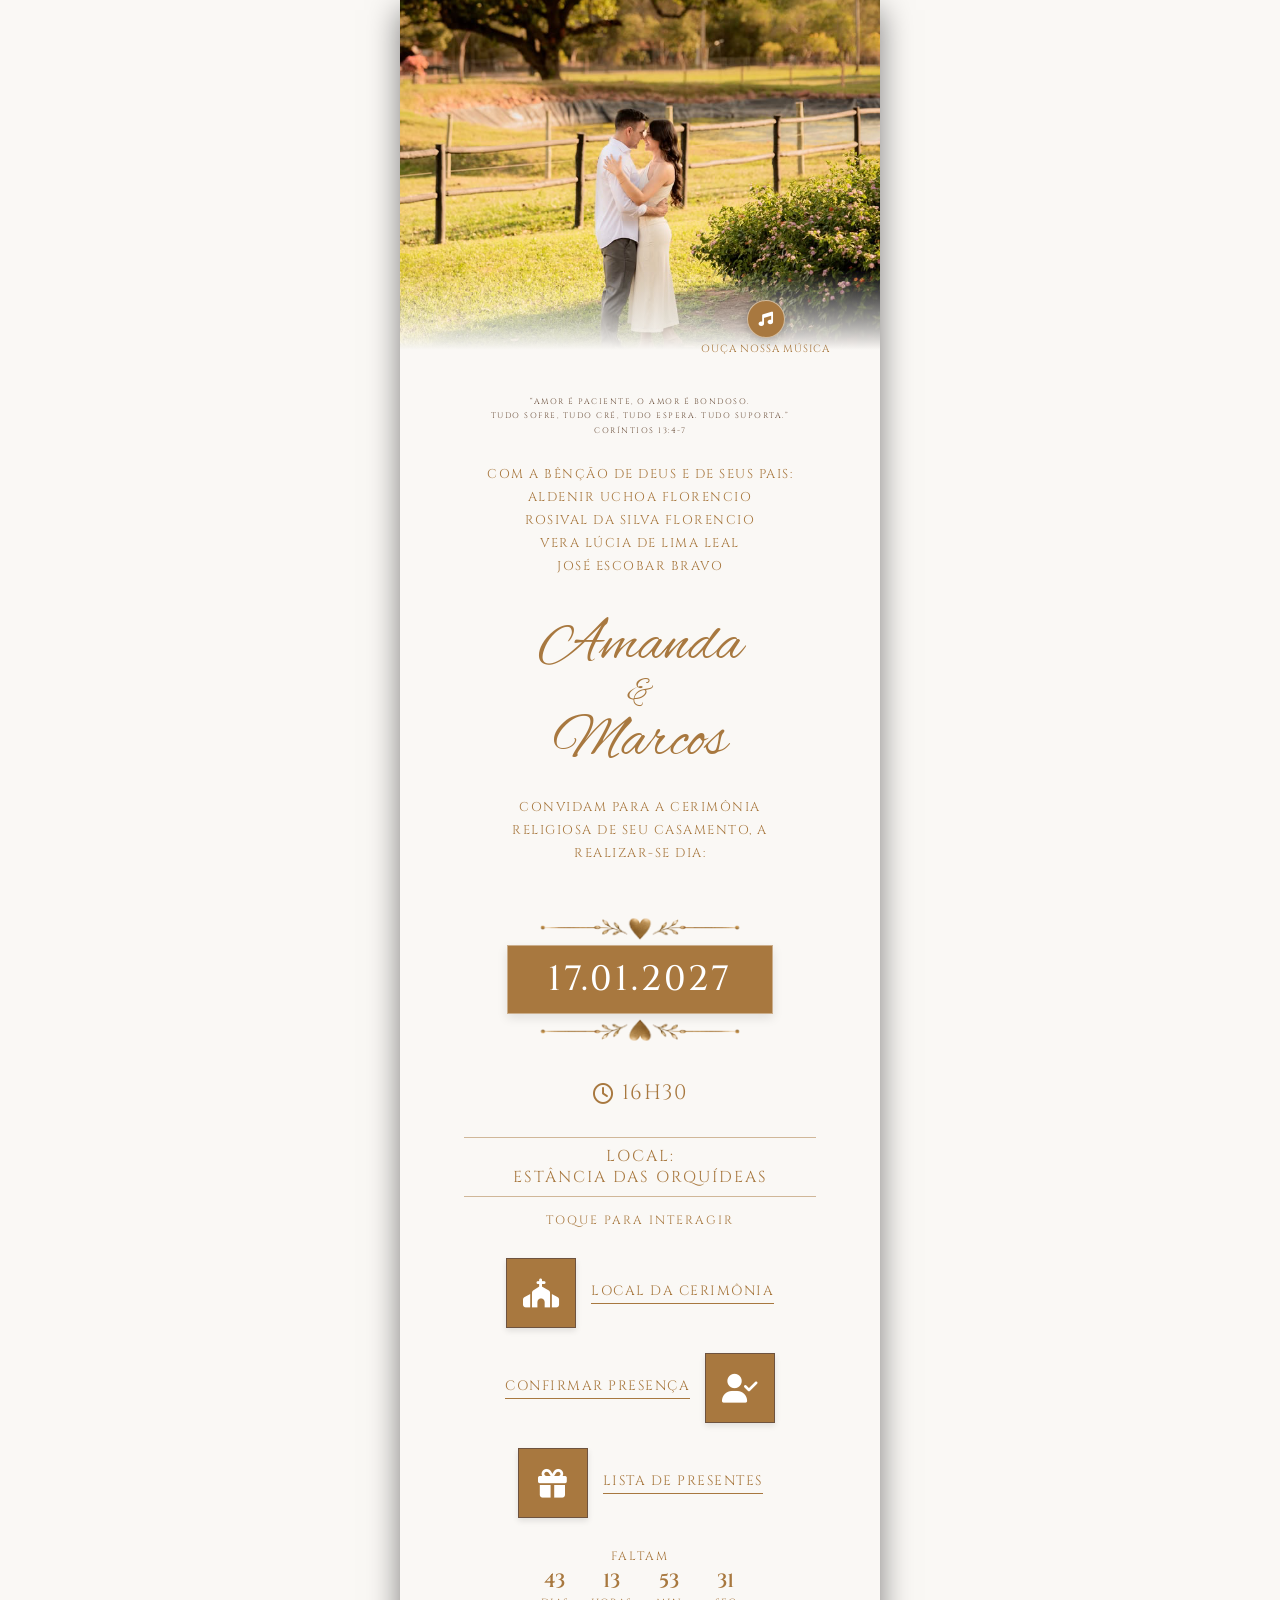
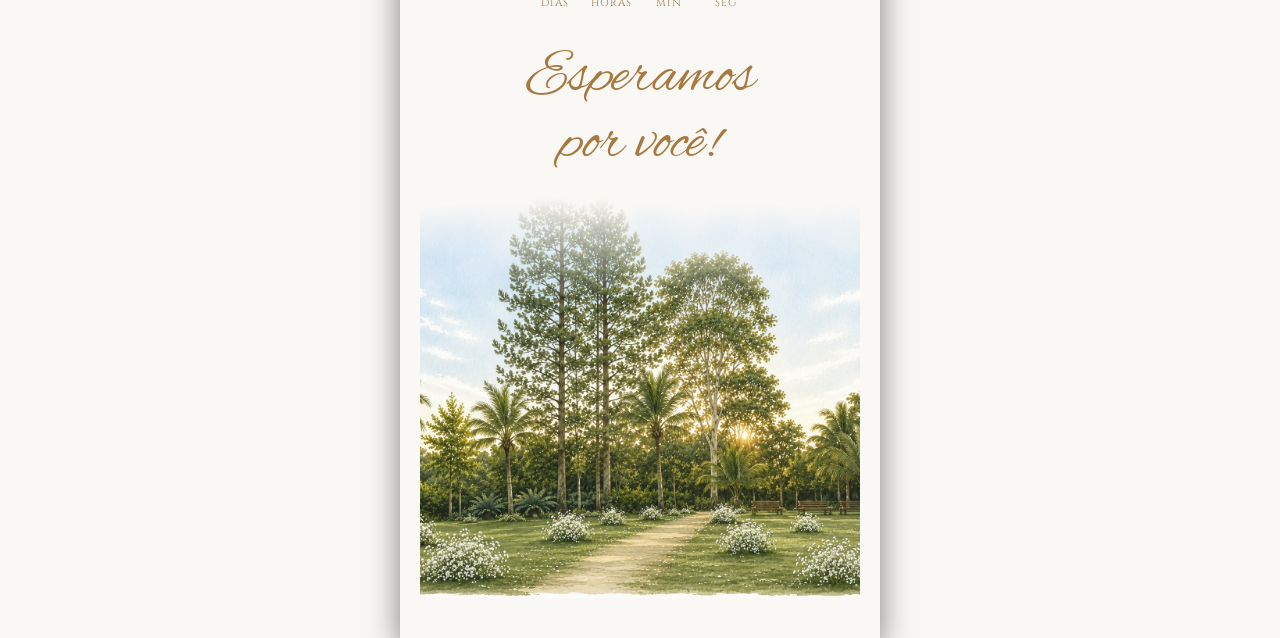
<file: index.html>
<html lang="pt-BR">
<head>
  <meta charset="UTF-8">
  <meta name="viewport" content="width=device-width, initial-scale=1.0">
  <title>Amanda e Marcos</title>
  
  <!-- Google Fonts -->
  <link rel="preconnect" href="https://fonts.googleapis.com">
  <link rel="preconnect" href="https://fonts.gstatic.com" crossorigin>
  <link href="https://fonts.googleapis.com/css2?family=Alex+Brush&family=Cinzel:wght@400;500;600&display=swap" rel="stylesheet">
  
    <!-- Ícones do App/Navegador -->
  <link href="imagens/icon.png" rel="shortcut icon"/>
  <link href="imagens/icon-192.png" rel="icon" sizes="192x192"/>
  <link href="imagens/icon-180.png" rel="apple-touch-icon" sizes="180x180"/>
  
  <!-- FontAwesome -->
  <link rel="stylesheet" href="https://cdnjs.cloudflare.com/ajax/libs/font-awesome/6.4.0/css/all.min.css">

  <!-- CSS Local -->
  <link rel="stylesheet" href="./style.css">
</head>
<body>
   <!-- Música de fundo -->
<audio id="bg-music" loop src="audio/musica.mp3"></audio>
<div class="card-container">

  <!-- FOTO DO TOPO -->
  <div class="top-photo-wrapper">
    <img src="imagens/foto-casal1.png" alt="Foto Casal Topo">
  </div>

  <!-- CONTEÚDO PRINCIPAL -->
  <div class="main-content">
    
    <!-- CONTAINER DOS NOMES COM A DECORAÇÃO -->
    <div class="names-container">
    
      <!-- Bloco de Música com Texto -->
<div class="music-wrapper">
    <button id="music-btn" class="music-toggle-btn" aria-label="Tocar Música">
      <i class="fa-solid fa-music"></i>
    </button>
    <span class="music-label">Ouça nossa música</span>
  </div>
</div>
      
   <!-- Versículo Bíblico -->
<p class="bible-quote">
 “AMOR É PACIENTE, O AMOR É BONDOSO.<br> TUDO SOFRE, TUDO CRÉ, TUDO ESPERA. TUDO SUPORTA.”<br>
  CORÍNTIOS 13:4-7
</p>

<!-- Texto da Saudação -->
<p class="invitation-text">
  COM A BÊNÇÃO DE DEUS E DE SEUS PAIS:<br>
ALDENIR UCHOA FLORENCIO<br>
ROSIVAL DA SILVA FLORENCIO<br>
VERA LÚCIA DE LIMA LEAL<br>
JOSÉ ESCOBAR BRAVO<br>
</p>
     <h1 class="couple-names">
       Amanda
        <span>&</span>
       Marcos
      </h1>
      
       <!-- Informação adicional -->
<p class="information-extra">
  CONVIDAM PARA A CERIMÔNIA RELIGIOSA DE SEU CASAMENTO, A REALIZAR-SE DIA:
</p>

     <!-- SEÇÃO DA DATA COM DECORAÇÕES -->
    <div class="date-wrapper">
      <img src="imagens/arabesco-coracao-cima.png" alt="Decoração Topo" class="date-deco date-deco-top">

      <!-- DATA EM DESTAQUE -->
      <div class="date-badge">
        17.01.2027
      </div>

      <img src="imagens/arabesco-coracao-baixo.png" alt="Decoração Base" class="date-deco date-deco-bottom">
    </div>

    <!-- HORA -->
     <div class="time-text">
      <i class="far fa-clock"></i>
      <span>16H30</span>
    </div>
    
    <!-- LOCAL -->
    <div class="location-info">
      <div class="divider-line"></div>
      <p class="location-text">Local: <br>ESTÂNCIA DAS ORQUÍDEAS</p>
      <div class="divider-line"></div>
    </div>

    <!-- INSTRUÇÃO -->
    <p class="touch-instruction">Toque para interagir</p>

    <!-- BOTÕES INTERATIVOS -->
    <div class="interactive-buttons">

      <!-- Botão 1: Local da Cerimônia (Igreja) -->
      <a href="https://digitalconvite.github.io/amanda-e-marcos/local-cerimonia.html" rel="noopener noreferrer" class="btn-row">
        <div class="icon-square">
          <i class="fas fa-church"></i>
        </div>
        <span class="btn-label">Local da Cerimônia</span>
      </a>

      <!-- Botão 3: Confirmar Presença -->
      <div class="btn-row reverse" id="rsvpBtn">
        <div class="icon-square">
          <i class="fas fa-user-check"></i>
        </div>
        <span class="btn-label">Confirmar Presença</span>
      </div>

      <!-- Botão 4: Lista de presentes -->
      <a href="https://noivos.casar.com/amanda-e-marcos-2027-01-17#/presentes" target="_blank" rel="noopener noreferrer" class="btn-row">
        <div class="icon-square">
          <i class="fa-solid fa-gift"></i>
        </div>
        <span class="btn-label">Lista de presentes</span>
      </a>

    </div>
    
    <!-- CONTAGEM REGRESSIVA -->
<div class="countdown-container">
  <div class="countdown-title">FALTAM</div>
  <div class="countdown-timer" id="countdown">
    <div class="time-box">
      <span id="days">00</span>
      <small>dias</small>
    </div>
    <div class="time-box">
      <span id="hours">00</span>
      <small>horas</small>
    </div>
    <div class="time-box">
      <span id="minutes">00</span>
      <small>min</small>
    </div>
    <div class="time-box">
      <span id="seconds">00</span>
      <small>seg</small>
    </div>
  </div>
</div>
   
   <div class="waiting-text">
        Esperamos<br>por você!
      </div>

    <!-- FOTO DA PARTE INFERIOR -->
    <div class="bottom-section">
            <div class="bottom-photo-wrapper">
        <img src="imagens/foto-final.jpeg" alt="flores douradas">
      </div>
    </div>

  </div>

 <!-- MODAL RSVP -->
  <div id="rsvpModal" class="modal">
    <div class="modal-content">
      <h3>Confirmação de Presença</h3>
      <form id="rsvpForm">
        
        <div class="form-group">
          <label for="nome">Seu Nome Completo:</label>
          <input type="text" id="nome" placeholder="Digite seu nome completo" required>
        </div>
        
        <div class="form-group">
          <label for="presencaCelebracao">Celebração:</label>
          <select id="presencaCelebracao" required>
            <option value="Sim, estarei presente na Celebração">Sim, estarei presente!</option>
            <option value="Não poderei ir à Celebração">Não poderei ir à Celebração</option>
          </select>
        </div>

        <button type="submit" class="modal-btn">Enviar via WhatsApp</button>
        <button type="button" class="modal-btn btn-cancel" id="closeRsvpBtn">Fechar</button>
      </form>
    </div>
  </div>

  <!-- JavaScript Local -->
  <script src="./script.js"></script>
</body>
</html>
</file>
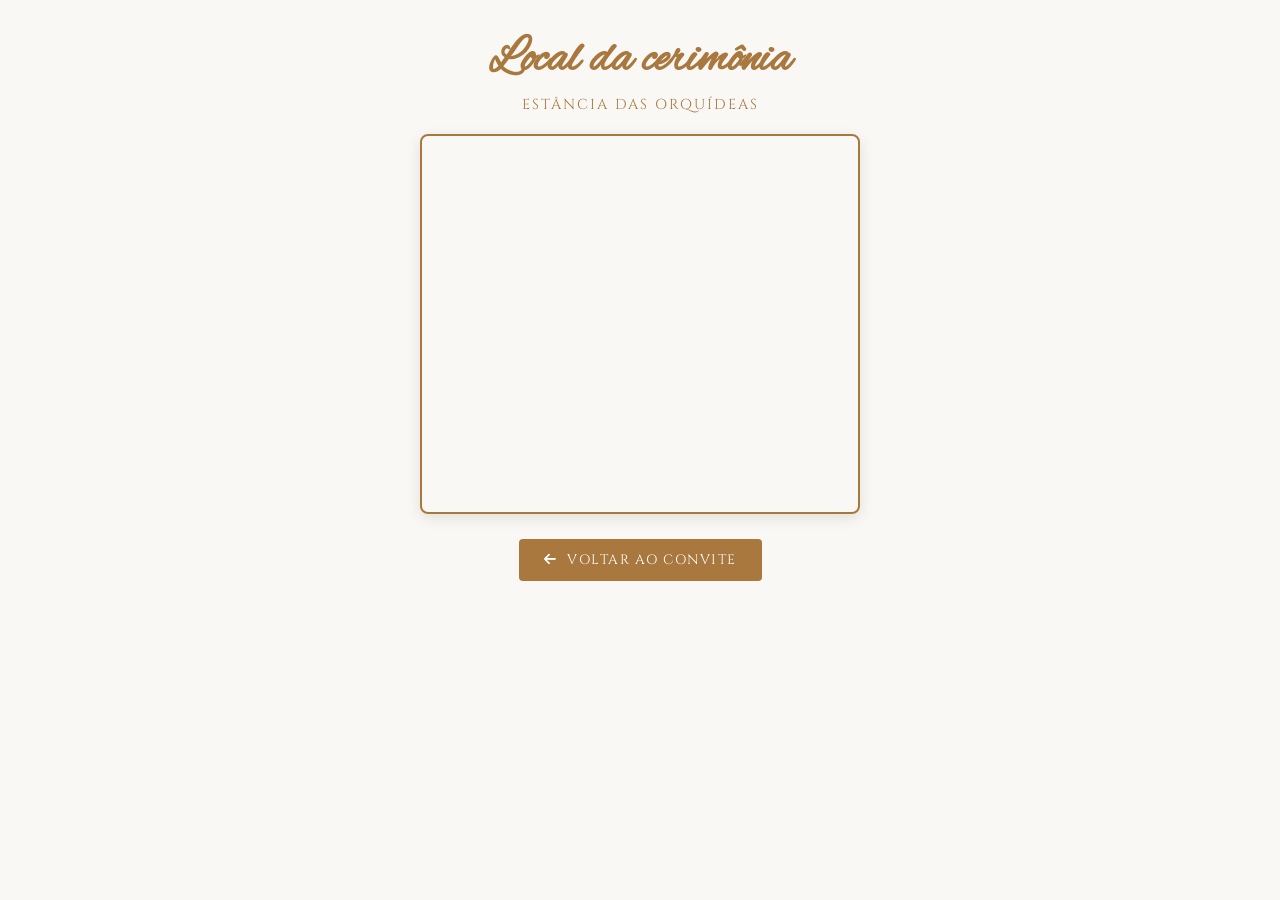
<file: local-cerimonia.html>
<!DOCTYPE html>
<html lang="pt-BR">
<head>
  <meta charset="UTF-8">
  <meta name="viewport" content="width=device-width, initial-scale=1.0">
  <title>Cerimônia</title>
  
  <!-- Google Fonts & FontAwesome -->
  <link rel="preconnect" href="https://fonts.googleapis.com">
  <link rel="preconnect" href="https://fonts.gstatic.com" crossorigin>
  <link href="https://fonts.googleapis.com/css2?family=Alex+Brush&family=Cinzel:wght@400;500;600&display=swap" rel="stylesheet">
  <link rel="stylesheet" href="https://cdnjs.cloudflare.com/ajax/libs/font-awesome/6.4.0/css/all.min.css">

  <!-- Estilos da página de localização -->
  <style>
    :root {
      --bg-color: #FAF8F5;
      --primary-color: #A8783F;
      --text-gold: #A8783F;
      --font-cursive: 'Alex Brush', cursive;
      --font-serif: 'Cinzel', serif;
    }

    * {
      box-sizing: border-box;
      margin: 0;
      padding: 0;
    }

    body {
      background-color: var(--bg-color);
      font-family: var(--font-serif);
      color: var(--text-gold);
      min-height: 100vh;
      display: flex;
      justify-content: center;
      align-items: flex-start;
    }

    .page-container {
      width: 100%;
      max-width: 480px;
      padding: 30px 20px;
      text-align: center;
      display: flex;
      flex-direction: column;
      align-items: center;
    }

    .title {
      font-family: var(--font-cursive);
      font-size: 3rem;
      color: var(--primary-color);
      margin-bottom: 5px;
    }

    .subtitle {
      font-size: 0.9rem;
      letter-spacing: 2px;
      text-transform: uppercase;
      margin-bottom: 20px;
    }

    .map-frame {
      width: 100%;
      height: 380px;
      border: 2px solid var(--primary-color);
      border-radius: 8px;
      overflow: hidden;
      box-shadow: 0 4px 15px rgba(0, 0, 0, 0.1);
      margin-bottom: 25px;
    }

    .map-frame iframe {
      width: 100%;
      height: 100%;
      border: 0;
    }

    /* Botão de Voltar ao Convite */
    .back-btn {
      display: inline-flex;
      align-items: center;
      gap: 10px;
      background-color: var(--primary-color);
      color: #FFFFFF;
      text-decoration: none;
      padding: 12px 25px;
      border-radius: 4px;
      font-size: 0.85rem;
      letter-spacing: 1.5px;
      text-transform: uppercase;
      transition: transform 0.2s ease, background-color 0.2s ease;
    }

    .back-btn:hover {
      transform: scale(1.03);
    }
  </style>
</head>
<body>

  <div class="page-container">
    <h1 class="title">Local da cerimônia</h1>
    <p class="subtitle">Estância das orquídeas</p>

    <!-- MAPA INCORPORADO DO GOOGLE MAPS (Entrar no google maps, digitar o local, compartilhar e escoher opção incorporar um mapa e copiar apenas o link) -->
    <div class="map-frame">
      <iframe 
        src="https://www.google.com/maps/embed?pb=!1m18!1m12!1m3!1d3738.976733268423!2d-54.52705088824645!3d-20.425038653837554!2m3!1f0!2f0!3f0!3m2!1i1024!2i768!4f13.1!3m3!1m2!1s0x9486e980aae6a2b5%3A0xdc1ae4b1e2ee692c!2sEst%C3%A2ncia%20das%20Orqu%C3%ADdeas!5e0!3m2!1spt-BR!2sbr!4v1792009839277!5m2!1spt-BR!2sbr" width="600" height="450" style="border:0;" allowfullscreen="" loading="lazy" referrerpolicy="strict-origin-when-cross-origin" width="600" height="450" style="border:0;" allowfullscreen="" loading="lazy" referrerpolicy="strict-origin-when-cross-origin" 
        loading="lazy" 
        referrerpolicy="no-referrer-when-downgrade">
      </iframe>
    </div>

    <!-- BOTÃO PARA VOLTAR -->
    <a href="./index.html" class="back-btn">
      <i class="fas fa-arrow-left"></i>
      Voltar ao Convite
    </a>
  </div>

</body>
</html>
</file>
<file: style.css>
:root {
  --bg-color: #FAF8F5;
  --primary-color: #A8783F;
  --text-gold: #A8783F;
  --text-dark: #6E533F;
  --font-cursive: 'Alex Brush', cursive;
  --font-serif: 'Cinzel', serif;
}

* {
  box-sizing: border-box;
  margin: 0;
  padding: 0;
}

html, body {
  width: 100%;
  min-height: 100vh;
  background-color: #faf8f5;
  font-family: var(--font-serif);
  overflow-x: hidden;
  display: flex;
  justify-content: center;
  align-items: flex-start;
}

/* Container do Convite */
.card-container {
  width: 100%;
  max-width: 480px;
  background-color: var(--bg-color);
  position: relative;
  display: flex;
  flex-direction: column;
  align-items: center;
  text-align: center;
  box-shadow: 0 10px 30px rgba(0,0,0,0.5);
  min-height: 100vh;
}

/* Foto do Topo */
.top-photo-wrapper {
  width: 100%;
  height: 350px;
  position: relative;
  overflow: hidden;
}

.top-photo-wrapper img {
  width: 100%;
  height: 100%;
  object-fit: cover;
}

.top-photo-wrapper::after {
  content: '';
  position: absolute;
  bottom: 0;
  left: 0;
  width: 100%;
  height: 80px;
  background: linear-gradient(to bottom, rgba(250,248,245,0) 0%, var(--bg-color) 100%);
}

/* Conteúdo Central */
.main-content {
  padding: 20px 20px 40px;
  width: 100%;
  display: flex;
  flex-direction: column;
  align-items: center;
}

.names-container {
  position: relative;
  display: flex;
  justify-content: center;
  align-items: center;
  width: 50%;
  margin: 5px 0 20px;
}

.names-container .couple-names {
  margin: 0;
}

.couple-names {
  font-family: var(--font-cursive);
  font-size: 3.8rem;
  color: var(--primary-color);
  line-height: 1.1;
  margin: 10px 0 20px;
  font-weight: normal;
}

.couple-names span {
  display: block;
  font-size: 2.2rem;
  margin: -5px 0;
}

.bible-quote {
  font-size: 0.5rem;
  color: var(--text-dark);
  letter-spacing: 1.5px;
  line-height: 1.8;
  max-width: 320px;
  text-transform: uppercase;
  margin-bottom: 25px;
}

.invitation-text {
  font-size: 0.8rem;
  color: var(--text-gold);
  letter-spacing: 1.5px;
  line-height: 1.8;
  max-width: 320px;
  text-transform: uppercase;
  margin-bottom: 25px;
}
/* Espaço menor entre o versículo e o texto do convite */
.invitation-text + .invitation-text {
  margin-top: -10px; /* Reduz o espaço excessivo entre os dois parágrafos */
}

.information-extra {
  font-size: 0.8rem;
  color: var(--text-gold);
  letter-spacing: 1.5px;
  line-height: 1.8;
  max-width: 320px;
  text-transform: uppercase;
  margin-bottom: 25px;
}

.location-info {
  width: 100%;
  margin-bottom: 15px;
}

.divider-line {
  width: 80%;
  height: 1px;
  background-color: var(--text-gold);
  opacity: 0.5;
  margin: 0 auto;
}

.location-text {
  font-size: 0.99rem;
  color: var(--text-gold);
  letter-spacing: 2px;
  padding: 8px 0;
  text-transform: uppercase;
}

/* Horário do Evento - Garante a cor dourada no texto e ícone */
.time-text {
  display: flex;
  align-items: center;
  justify-content: center;
  gap: 6px;
  font-size: 1.3rem;
  color: var(--text-gold);
  letter-spacing: 1.5px;
  margin-bottom: 30px;
}

.time-text i,
.time-text span {
  color: var(--text-gold);
}

.date-wrapper {
  display: flex;
  flex-direction: column;
  align-items: center;
  justify-content: center;
  width: 100%;
  margin: 20px 0 30px;
}

.date-wrapper .date-badge {
  margin: 1px 0;
}

.date-badge {
  background-color: var(--primary-color);
  color: #FFFFFF;
  font-size: 2.2rem;
  font-weight: 500;
  padding: 10px 40px;
  letter-spacing: 3px;
  border: 1px solid rgba(255,255,255,0.4);
  box-shadow: 0 4px 10px rgba(0,0,0,0.1);
  position: relative;
}

.date-deco {
  width: 220px;
  height: auto;
  object-fit: contain;
  pointer-events: none;
}

.date-deco-top {
  margin-bottom: 2px;
}

.date-deco-bottom {
  margin-top: 2px;
}

.touch-instruction {
  font-size: 0.75rem;
  color: var(--text-gold);
  letter-spacing: 2px;
  text-transform: uppercase;
  margin-bottom: 30px;
}

.interactive-buttons {
  width: 100%;
  display: flex;
  flex-direction: column;
  gap: 25px;
  margin-bottom: 40px;
}

.btn-row {
  display: flex;
  align-items: center;
  justify-content: center;
  gap: 15px;
  text-decoration: none;
  cursor: pointer;
  transition: transform 0.2s ease;
}

.btn-row.reverse {
  flex-direction: row-reverse;
}

.btn-row:hover {
  transform: scale(1.03);
}

.icon-square {
  width: 70px;
  height: 70px;
  background-color: var(--primary-color);
  border: 1px solid var(--text-dark);
  display: flex;
  align-items: center;
  justify-content: center;
  color: #FFFFFF;
  font-size: 1.8rem;
  box-shadow: 0 3px 6px rgba(0,0,0,0.1);
}

.btn-label {
  font-size: 0.85rem;
  color: var(--text-gold);
  letter-spacing: 1.5px;
  text-transform: uppercase;
  position: relative;
  padding-bottom: 4px;
}

.btn-label::after {
  content: '';
  position: absolute;
  bottom: 0;
  left: 0;
  width: 100%;
  height: 1px;
  background-color: var(--text-gold);
}

/* Foto Rodapé */
.bottom-section {
  width: 100%;
  position: relative;
}

.bottom-photo-wrapper {
  width: 100%;
  height: 400px;
  position: relative;
}

.bottom-photo-wrapper img {
  width: 100%;
  height: 100%;
  object-fit: cover;
}

.bottom-photo-wrapper::before {
  content: '';
  position: absolute;
  top: 0;
  left: 0;
  width: 100%;
  height: 100px;
  background: linear-gradient(to top, rgba(250,248,245,0) 0%, var(--bg-color) 100%);
}

.waiting-text {
  font-family: var(--font-cursive);
  font-size: 3.8rem;
  color: var(--primary-color);
  line-height: 1.1;
  margin: 10px 0 20px;
  font-weight: normal;
}

.waiting-text span {
  display: block;
  font-size: 2.2rem;
  margin: -5px 0;
}

/* Modal RSVP Corrigido */
.modal {
  display: none;
  position: fixed;
  top: 0;
  left: 0;
  width: 100%;
  height: 100vh;
  background: rgba(0, 0, 0, 0.7);
  z-index: 9999;
  justify-content: center;
  align-items: center;
  padding: 15px;
}

.modal-content {
  background: var(--bg-color);
  padding: 25px 20px;
  border-radius: 8px;
  width: 100%;
  max-width: 380px;
  max-height: 90vh;
  overflow-y: auto;
  text-align: center;
  box-shadow: 0 5px 20px rgba(0,0,0,0.4);
  border: 1px solid var(--primary-color);
  position: relative;
  z-index: 10000;
}

.modal-content h3 {
  color: var(--primary-color);
  font-family: var(--font-serif);
  margin-bottom: 15px;
  font-size: 1.3rem;
}

.modal-content .form-group {
  display: flex;
  flex-direction: column;
  text-align: left;
  margin-bottom: 12px;
  width: 100%;
}

.modal-content label {
  font-size: 0.8rem;
  color: var(--text-dark);
  margin-bottom: 4px;
  font-weight: bold;
  letter-spacing: 0.5px;
}

.modal-content input, 
.modal-content select {
  width: 100%;
  padding: 10px;
  border: 1px solid var(--text-gold);
  background: #FFFFFF;
  font-family: var(--font-serif);
  font-size: 0.9rem;
  border-radius: 4px;
  color: #333;
  outline: none;
  cursor: pointer;
}

.modal-content input[type="text"],
.modal-content input[type="number"] {
  cursor: text;
}

.modal-btn {
  background: var(--primary-color);
  color: #FFF;
  border: none;
  padding: 12px;
  margin-top: 10px;
  cursor: pointer;
  width: 100%;
  font-family: var(--font-serif);
  font-size: 0.9rem;
  border-radius: 4px;
  letter-spacing: 1px;
}

.modal-btn.btn-cancel {
  background: #888888;
  margin-top: 8px;
}

/* Adaptativo para Celulares */
@media screen and (max-width: 600px) {
  html, body {
    background-color: var(--bg-color);
  }

  .card-container {
    max-width: 100%;
    box-shadow: none;
  }

  .top-photo-wrapper,
  .bottom-photo-wrapper {
    height: 50vh;
  }
}

/* Container de Música acima/direita dos nomes */
.music-wrapper {
  position: absolute;
  right: -80px;
  top: -75px;
  display: flex;
  flex-direction: column;
  align-items: center;
  z-index: 10;
}

.music-toggle-btn {
  width: 38px;
  height: 38px;
  border-radius: 50%;
  background-color: var(--primary-color);
  color: #ffffff;
  border: 1px solid rgba(255, 255, 255, 0.5);
  box-shadow: 0 3px 8px rgba(0, 0, 0, 0.2);
  cursor: pointer;
  display: flex;
  align-items: center;
  justify-content: center;
  font-size: 0.9rem;
  transition: transform 0.2s ease, background-color 0.2s ease;
}

.music-toggle-btn:hover {
  transform: scale(1.1);
}

.music-toggle-btn.playing {
  animation: pulse 2s infinite;
}

/* Texto abaixo do botão */
.music-label {
  font-size: 0.65rem;
  color: var(--text-gold);
  letter-spacing: 0.8px;
  text-transform: uppercase;
  margin-top: 4px;
  white-space: nowrap;
  font-family: var(--font-serif);
}

@keyframes pulse {
  0% { box-shadow: 0 0 0 0 rgba(168, 120, 63, 0.7); }
  70% { box-shadow: 0 0 0 10px rgba(168, 120, 63, 0); }
  100% { box-shadow: 0 0 0 0 rgba(168, 120, 63, 0); }
}

/* Estilos da Contagem Regressiva */
.countdown-container {
  display: flex;
  flex-direction: column;
  align-items: center;
  margin: -10px 0 25px; /* Ajuste a margem se preferir mais distante ou próximo */
}

.countdown-title {
  font-size: 0.75rem;
  color: var(--text-gold, #A8783F);
  letter-spacing: 2px;
  margin-bottom: 8px;
  font-family: var(--font-serif, serif);
}

.countdown-timer {
  display: flex;
  gap: 12px;
}

.time-box {
  display: flex;
  flex-direction: column;
  align-items: center;
  min-width: 45px;
}

.time-box span {
  font-size: 1.2rem;
  font-weight: 600;
  color: var(--primary-color, #A8783F);
  font-family: var(--font-serif, serif);
  line-height: 1;
}

.time-box small {
  font-size: 0.65rem;
  color: var(--text-gold, #A8783F);
  text-transform: uppercase;
  letter-spacing: 1px;
  margin-top: 4px;
}
</file>
